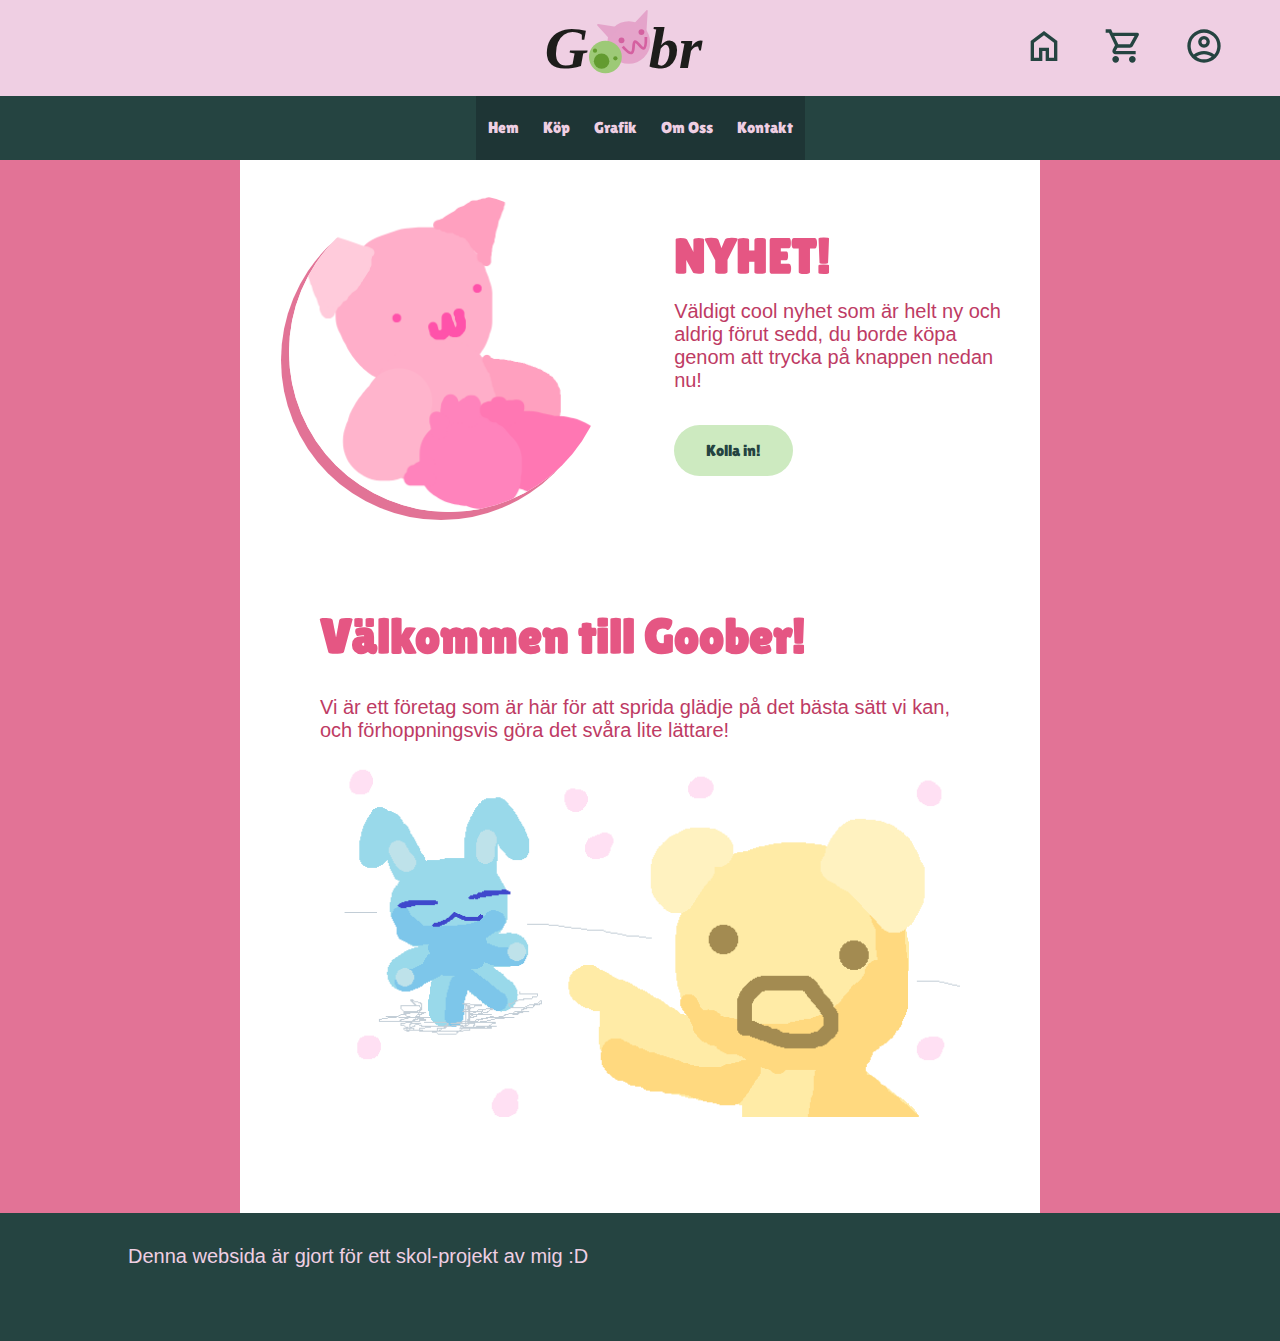
<file: index.html>
<!DOCTYPE html>
<html lang="en">
<head>
    <meta charset="UTF-8">
    <meta name="viewport" content="width=device-width, initial-scale=1.0">
    <link rel="stylesheet" href="style.css">
    <title>Goober</title>
</head>
<body>
    <main>
        <header class="TopBar">
            <div class="empty"></div>
            <img  class="logo" src="images/goobr.svg" alt="">
            <ul>
                <li><a href="index.html"><img src="images/home.svg" alt="Home"></a></li>
                <li><a href=""><img src="images/shop.svg" alt="Shop"></a></li>
                <li><a href=""><img src="images/profile.svg" alt="Profile"></a></li>
            </ul>

        </header>
        <div class="NavBar">
            <ul class="list_base list_1">
                <li> <a href="index.html">Hem</a></li>
                <li> <a href="">Köp</a></li>
                <li> <a href="grafik.html">Grafik</a></li>
                <li> <a href="omOss.html">Om Oss</a></li>
                <li> <a href="">Kontakt</a></li>
            </ul>

        </div>
        <div class="page">
            <header class="Hero">
                <img src="images/placeholderimg2.png" alt="">
                <div class="box">
                    <h1 class="Header_Text">NYHET!</h1>
                    <p>Väldigt cool nyhet som är helt ny och aldrig förut sedd, du borde köpa genom att trycka på knappen nedan nu!</p>
                    <a href="">Kolla in!</a>
                </div>
            </header>

            <div class="infopage">
                

                <div class="infoText">
                    <div class="container">
                        <h1 class="Header_Text">Välkommen till Goober!</h1>
                        <p>Vi är ett företag som är här för att sprida glädje på det bästa sätt vi kan, och förhoppningsvis göra det svåra lite lättare!</p>
                    </div>
                </div>
                <img src="images/woah.png" alt="">

            </div>

            <footer class="footer">
                <p>Denna websida är gjort för ett skol-projekt av mig :D</p>

            </footer>


        </div>
    </main>
</body>
</html>
</file>
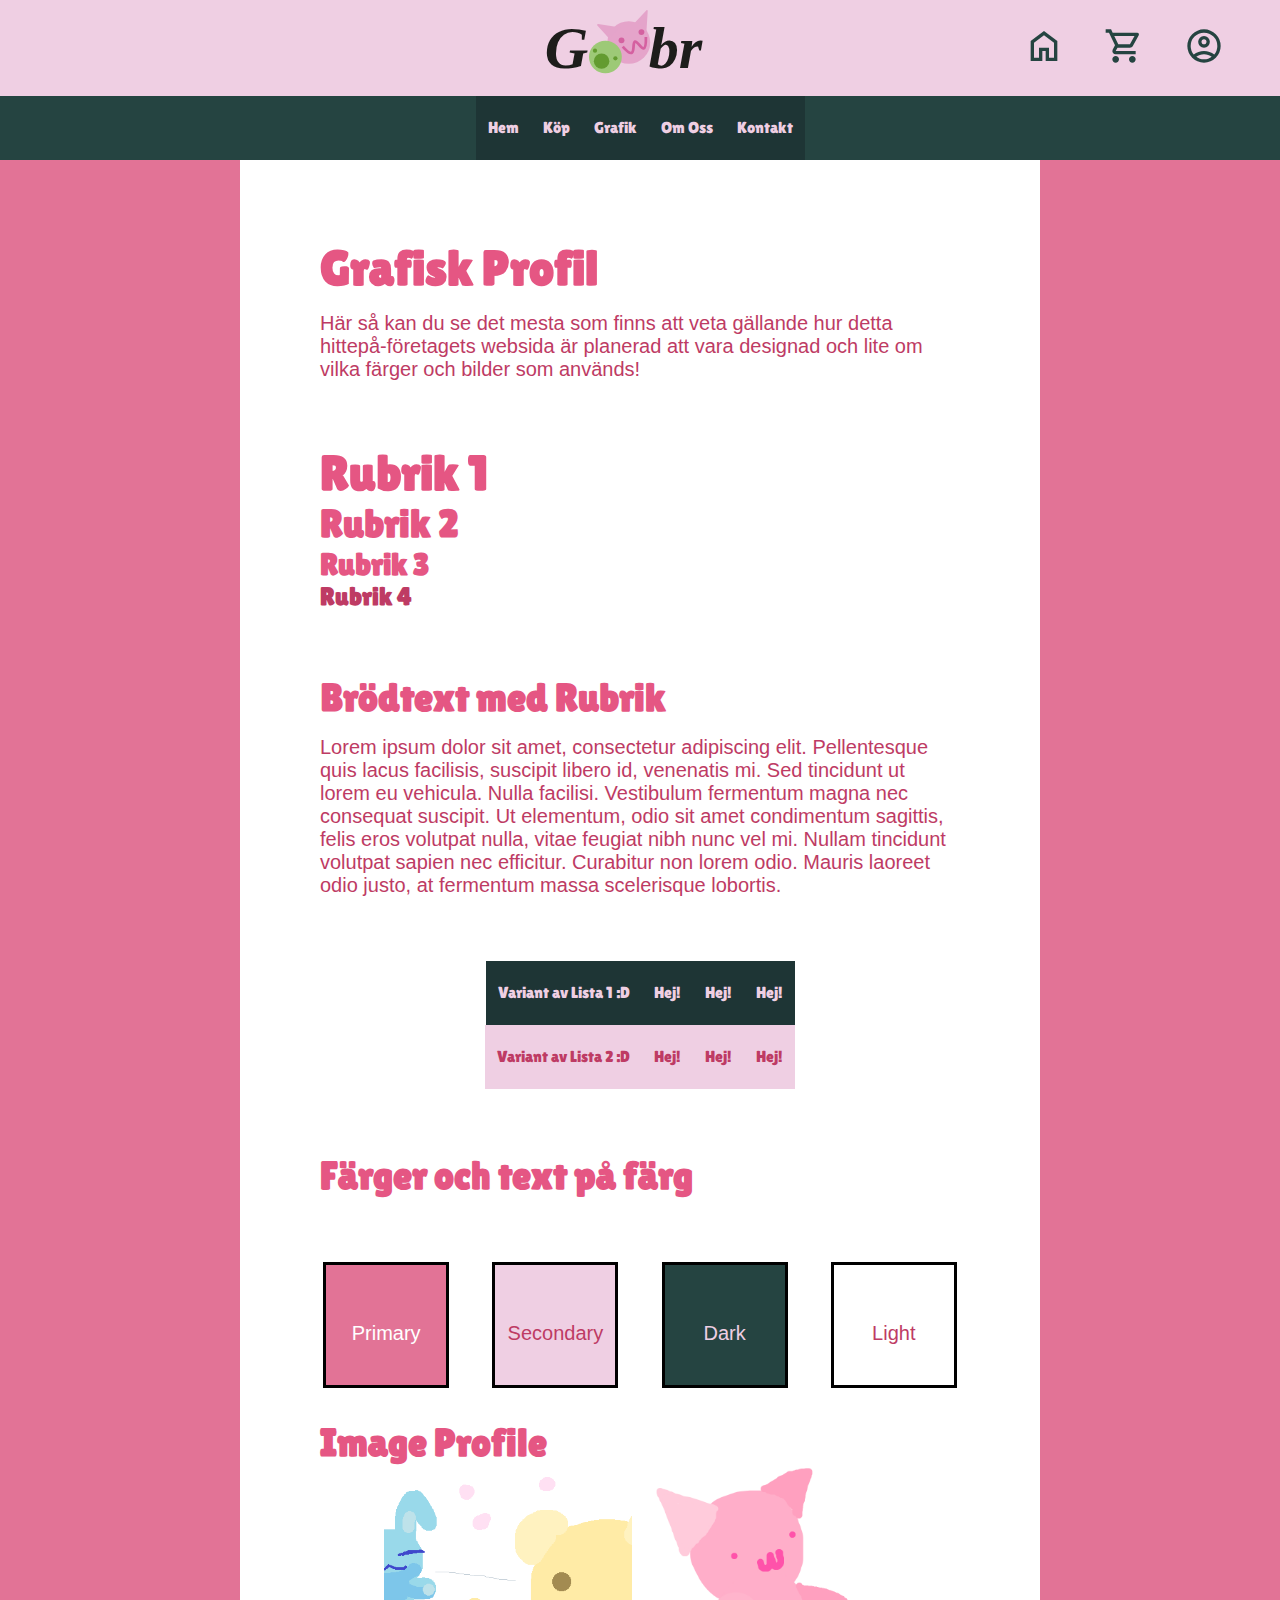
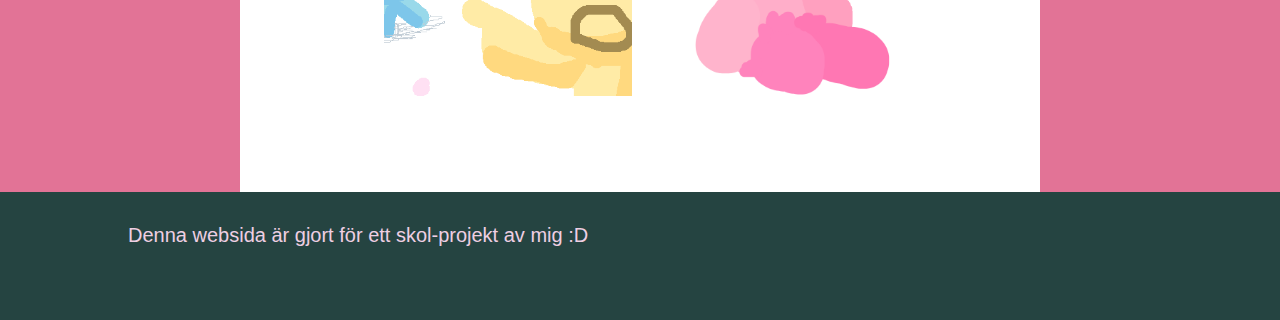
<file: grafik.html>
<!DOCTYPE html>
<html lang="en">
<head>
    <meta charset="UTF-8">
    <meta name="viewport" content="width=device-width, initial-scale=1.0">
    <link rel="stylesheet" href="style.css">
    <title>Goober</title>
</head>
<body>
    <main>
        <header class="TopBar">
            <div class="empty"></div>
            <img  class="logo" src="images/goobr.svg" alt="">
            <ul>
                <li><a href="index.html"><img src="images/home.svg" alt="Home"></a></li>
                <li><a href=""><img src="images/shop.svg" alt="Shop"></a></li>
                <li><a href=""><img src="images/profile.svg" alt="Profile"></a></li>
            </ul>

        </header>
        <div class="NavBar">
            <ul class="list_1 list_base">
                <li> <a href="index.html">Hem</a></li>
                <li> <a href="">Köp</a></li>
                <li> <a href="grafik.html">Grafik</a></li>
                <li> <a href="omOss.html">Om Oss</a></li>
                <li> <a href="">Kontakt</a></li>
            </ul>

        </div>
        <div class="page">
            <div class="profile">
                <div class="text_box">
                    <h1 class="Header_Text">Grafisk Profil</h1>
                    <p>Här så kan du se det mesta som finns att veta gällande hur detta hittepå-företagets websida är planerad att vara designad och lite om vilka färger och bilder som används!</p>
                </div>
                <div class="text_box">
                    <h1 class="Header_Text">Rubrik 1</h1>
                    <h2 class="Header_Text">Rubrik 2</h2>
                    <h3 class="Header_Text">Rubrik 3</h3>
                    <h4 class="Header_Text">Rubrik 4</h4>

                </div>
                <div class="text_box">
                    <h2 class="Header_Text"> Brödtext med Rubrik</h2>
                    <p> Lorem ipsum dolor sit amet, consectetur adipiscing elit. Pellentesque quis lacus facilisis, suscipit libero id, venenatis mi. Sed tincidunt ut lorem eu vehicula. Nulla facilisi. Vestibulum fermentum magna nec consequat suscipit. Ut elementum, odio sit amet condimentum sagittis, felis eros volutpat nulla, vitae feugiat nibh nunc vel mi. Nullam tincidunt volutpat sapien nec efficitur. Curabitur non lorem odio. Mauris laoreet odio justo, at fermentum massa scelerisque lobortis.</p>
                </div>
                <div class="text_box">
                    <ul class="list_base list_1">
                        <li><a href="">Variant av Lista 1 :D </a></li>
                        <li><a href="">Hej!</a></li>
                        <li><a href="">Hej!</a></li>
                        <li><a href="">Hej!</a></li>
                    </ul>
                    <ul class="list_base list_2">
                        <li><a href="">Variant av Lista 2 :D </a></li>
                        <li><a href="">Hej!</a></li>
                        <li><a href="">Hej!</a></li>
                        <li><a href="">Hej!</a></li>
                    </ul>
                </div>
                <div class="text_box">
                    <h2 class="Header_Text"> Färger och text på färg</h2>
                </div>
                <div class="Colors">
                    <div class="ColorBox color1">
                        <p>Primary</p>
                    </div>
                    <div class="ColorBox color2">
                        <p>Secondary</p>
                    </div>
                    <div class="ColorBox color3">
                        <p>Dark</p>
                    </div>
                    <div class="ColorBox color4">
                        <p>Light</p>
                    </div>
                </div>
                <div class="text_box">
                    <h2 class="Header_Text">Image Profile</h2>
                    <div class="image_box">
                        <img src="images/woah.png" alt="">
                        <img src="images/placeholderimg2.png" alt="">
                    </div>
                </div>
            </div>
        </div>
        <footer class="footer">
            <p>Denna websida är gjort för ett skol-projekt av mig :D</p>

        </footer>
    </main>
    
</body>
</html>
</file>
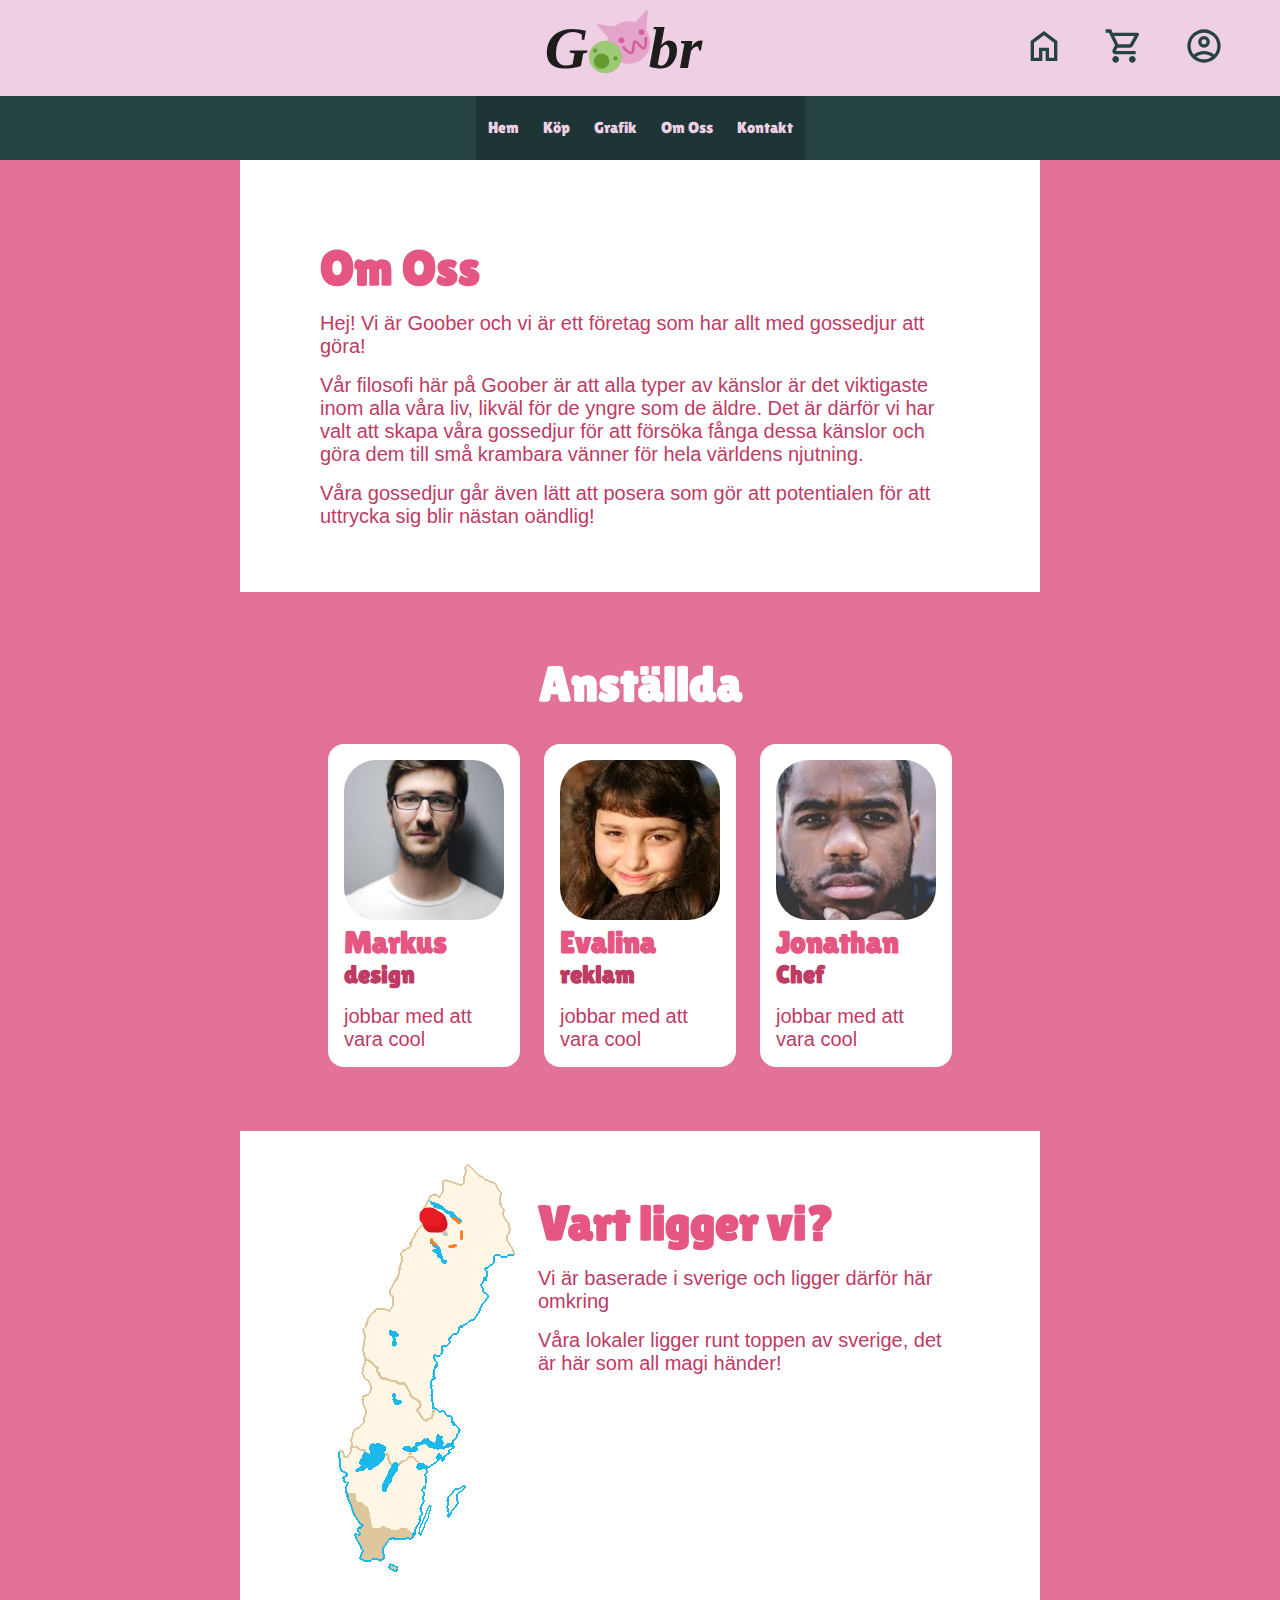
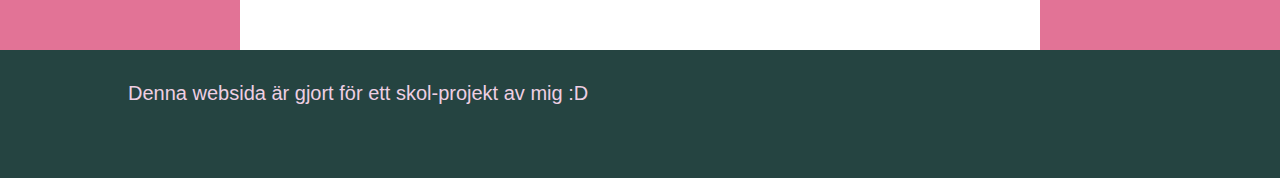
<file: omOss.html>
<!DOCTYPE html>
<html lang="en">
<head>
    <meta charset="UTF-8">
    <meta name="viewport" content="width=device-width, initial-scale=1.0">
    <link rel="stylesheet" href="style.css">
    <title>Goober</title>
</head>
<body>
    <main>
        <header class="TopBar">
            <div class="empty"></div>
            <img  class="logo" src="images/goobr.svg" alt="">
            <ul>
                <li><a href="index.html"><img src="images/home.svg" alt="Home"></a></li>
                <li><a href=""><img src="images/shop.svg" alt="Shop"></a></li>
                <li><a href=""><img src="images/profile.svg" alt="Profile"></a></li>
            </ul>

        </header>
        <div class="NavBar">
            <ul class="list_1 list_base">
                <li> <a href="index.html">Hem</a></li>
                <li> <a href="">Köp</a></li>
                <li> <a href="grafik.html">Grafik</a></li>
                <li> <a href="omOss.html">Om Oss</a></li>
                <li> <a href="">Kontakt</a></li>
            </ul>
        </div>

        <div class="page">
            <div class="profile">
                <div class="text_box">
                    <h1 class="Header_Text"> Om Oss</h1>
                    <p>Hej! Vi är Goober och vi är ett företag som har allt med gossedjur att göra!</p>
                    <p>Vår filosofi här på Goober är att alla typer av känslor är det viktigaste inom alla våra liv, likväl för de yngre som de äldre. Det är därför vi har valt att skapa våra gossedjur för att försöka fånga dessa känslor och göra dem till små krambara vänner för hela världens njutning.</p>
                    <p>Våra gossedjur går även lätt att posera som gör att potentialen för att uttrycka sig blir nästan oändlig!</p>
                </div>
                <div class="pink_box">
                    <h1 class="Header_Text white">Anställda</h1>
                    <div class="Employees">
                        <div class="Employee_card">
                            <img src="images/man.jpg" alt="">
                            <h3 class="Header_Text">Markus</h3>
                            <h4 class="Header_Text">design</h4>
                            <p>jobbar med att vara cool</p>
                        </div>
                        <div class="Employee_card">
                            <img src="images/woman2.png" alt="">
                            <h3 class="Header_Text">Evalina</h3>
                            <h4 class="Header_Text">reklam</h4>
                            <p>jobbar med att vara cool</p>
                        </div>
                        <div class="Employee_card">
                            <img src="images/man22.png" alt="">
                            <h3 class="Header_Text">Jonathan</h3>
                            <h4 class="Header_Text">Chef</h4>
                            <p>jobbar med att vara cool</p>
                        </div>
                    </div>

                </div>
                <div class="location_box">
                    <img src="images/Sweden2.png" alt="">
                    <div class="text_box adapt">
                        <h1 class="Header_Text">Vart ligger vi?</h1>
                        <p>Vi är baserade i sverige och ligger därför här omkring</p>
                        <p>Våra lokaler ligger runt toppen av sverige, det är här som all magi händer!</p>

                    </div>
                </div>
            </div>
        </div>
        <footer class="footer">
            <p>Denna websida är gjort för ett skol-projekt av mig :D</p>

        </footer>
    </main>
</body>
</html>
</file>
<file: style.css>
:root {
    --hero-height: 60vh;
    --hero-max-height: 700px;

    --tea-green: #cdeac0ff;
    --rose-pompadour: #e27396ff;
    --dark-rose: rgb(190, 59, 100);
    --header-rose: rgb(229, 86, 131);
    --amaranth-pink: #ea9ab2ff;
    --mimi-pink: #efcfe3ff;
    --dark-slate-gray: #254441ff;

    --step--2: clamp(0.7813rem, 0.7747rem + 0.0326cqi, 0.8rem);
    --step--1: clamp(0.9375rem, 0.9158rem + 0.1087cqi, 1rem);
    --step-0: clamp(1.125rem, 1.0815rem + 0.2174cqi, 1.25rem);
    --step-1: clamp(1.35rem, 1.2761rem + 0.3696cqi, 1.5625rem);
    --step-2: clamp(1.62rem, 1.5041rem + 0.5793cqi, 1.9531rem);
    --step-3: clamp(1.944rem, 1.771rem + 0.8651cqi, 2.4414rem);
    --step-4: clamp(2.3328rem, 2.0827rem + 1.2504cqi, 3.0518rem);
    --step-5: clamp(2.7994rem, 2.4462rem + 1.7658cqi, 3.8147rem);
  }
  
@font-face {
  font-family: "LilitaOne";
  src: url("./Fonts/LilitaOne-Regular.ttf");
}

* {
  margin: 0;
  padding: 0;
}

.TopBar {
  height: 6rem;
  width: 100%;
  background-color: var(--mimi-pink);
  display: flex;
  align-items: center;
  justify-content: space-between;
  position: sticky;
  top: 0;

  z-index: 10;
  
  
}

.TopBar ul {
  list-style: none;
  display: flex;
  justify-content: flex-end;
  width: 30%;
  margin-right: 1rem;
}

.TopBar ul li a img {
  color: white;
  width: 50%;
  height: 5rem;

}

.logo {
  height: 80%;
  width: 30%;
}

.empty {
  width: 30%;
}

.NavBar {
  height: 4rem;
  background-color: var(--dark-slate-gray);
  position: sticky;
  top: 6rem;
  z-index: 10;
}





.list_base {
  margin: 0;
  height: 100%;
  list-style: none;
  display: flex;
  justify-content: center;
  align-items: stretch;
}

.list_base li {
  display: flex;
  flex-direction: row;
  align-items: stretch;
}

.list_base li a {
  line-height: 4rem;
  font-size: var(--step--1);
  padding-left: 0.75rem;
  padding-right: 0.75rem;
}


.list_1 li a {

  text-align: center;
  text-decoration: none;
  
  color: var(--mimi-pink);
  font-family: "LilitaOne", sans-serif;
  background-color: rgb(30, 53, 53);
}

.list_1 li a:hover {
  color: white;
  background-color: rgb(44, 78, 78);
  padding-left: 1rem;
  padding-right: 1rem;
}




.list_2 {
  margin: 0;
  height: 100%;
  list-style: none;
  display: flex;
  justify-content: center;
  align-items: stretch;
  
}

.list_2 li {
  display: flex;
  flex-direction: row;
  align-items: stretch;
}

.list_2 li a {

  text-align: center;
  text-decoration: none;
  
  color: var(--dark-rose);
  font-family: "LilitaOne", sans-serif;
  background-color: var(--mimi-pink);
}

.list_2 li a:hover {
  color: var(--header-rose);
  background-color: white;
  padding-left: 1rem;
  padding-right: 1rem;
}



.Colors {
  display: flex;
  justify-content: space-evenly;
  width: 90%;
  margin-inline: auto;
  flex-wrap: wrap;
  margin-block: 2rem;
  row-gap: 1rem;
}

.ColorBox {
  aspect-ratio: 1/1;
  width: min(40% - 0.5rem, var(--container-max, 15ch));
  
  border-style: solid;
  display: flex;
  align-items: center;
  justify-content: center;
}

.color1 {
  background-color: var(--rose-pompadour);
}

.color1 p {
  color: white;
}

.color2 {
  background-color: var(--mimi-pink);
}

.color3 {
  background-color: var(--dark-slate-gray);
}

.color3 p {
  color: var(--mimi-pink);
}

.color4 {
  background-color: white;
}


.image_box {
  width: min(80% - 0rem, var(--container-max, 100ch));
  margin-inline: auto;
  display: flex;
  flex-wrap: wrap;
  justify-content: center;
  gap: 1rem;
}

.image_box img {
  width: min(80% - 2rem, var(--container-max, 15ch));
  height: auto;
  flex-grow: 1;
  object-fit: cover;
}


.page {
  width: 100%;
  height: 100%;
  background-color:  var(--rose-pompadour);
}

.Hero {
    display: flex;
    justify-content: space-evenly;
    align-items: center;
    flex-wrap: wrap;
    
    width: min(80% - 0rem, var(--container-max, 100ch));
    height: 100%;
    margin: auto;
    
    background-color: white;
}

.Hero img {
        margin: 2rem;
        object-fit: cover;
        width: min(60% - 1rem, var(--container-max, 40ch));
        aspect-ratio: 1/1;
        border-radius: 100%;

        box-shadow: -0.5rem 0.5rem var(--rose-pompadour);

        
}

.box {
  display: flex;
  flex-direction: column;
  justify-content: space-evenly;
  align-items: baseline;

  text-align: left;
  
  width: min(80% - 0rem, var(--container-max, 40ch));
  height: 100%;
  flex-grow: 0.2;
  margin: 1rem;
  

  
}
.box a {
  background-color: var(--tea-green);
  margin-top: 10%;

  text-decoration: none;
  font-family: "LilitaOne", sans-serif;
  color: var(--dark-slate-gray);

  padding: 1rem;
  padding-left: 2rem;
  padding-right: 2rem;
  border-radius: 10rem;
}

.box a:hover {
  background-color: rgb(198, 255, 172);

}

.Header_Text {
  font-family: "LilitaOne", sans-serif;
  
  
}
h1 {
  font-size: var(--step-4);
  color: var(--header-rose);
}
h2 {
  font-size: var(--step-3);
  color: var(--header-rose);
}
h3 {
  font-size: var(--step-2);
  color: var(--header-rose);
}
h4 {
  font-size: var(--step-1);
  color: var(--dark-rose);
}
p {
  font-family: Arial, Helvetica, sans-serif;
  color: var(--dark-rose);
  margin-top: 1rem;
  font-size: var(--step-0);
}




.infopage {
  width: min(80% - 0rem, var(--container-max, 100ch));
  margin-inline: auto;
  padding-top: 4rem;
  padding-bottom: 6rem;
  background-color: white;
  display: flex;
  flex-direction: column;
  align-items: center;

}

.infopage img {
  width: inherit;
  margin-top: 1rem;
}


.infoText {
  display: flex;
  width: 100%;
  z-index: 3;
}

.infoText .container {
  width: min(80% - 0rem, var(--container-max, 100ch));
  height: 70%;
  margin: auto;
}

.infoText p {
  margin-top: 2rem;
}
  






.profile {
  background-color: white;
  width: min(80% - 0rem, var(--container-max, 100ch));
  padding-top: 3rem;
  padding-bottom: 2rem;

  margin-inline: auto;
}

.header_box {
  width: 80%;
  margin-inline: auto;
}

.text_box {
  margin-top: 2rem;
  margin-bottom: 4rem;
  width: 80%;
  margin-inline: auto;
}




.pink_box {
  background-color: var(--rose-pompadour);
  padding-top: 4rem;
  padding-bottom: 4rem;
}

.white {
  color: white;
  text-align: center;
  margin-bottom: 2rem;
}

.Employees {
  margin-inline: auto;
  display: flex;
  flex-wrap: wrap;
  width: min(80% - 0rem, var(--container-max, 100ch));
  justify-content: center;
  gap: 1.5rem;
  row-gap: 2rem;
}

.Employee_card {
  width: 25%;
  padding: 1rem;
  background-color: white;
  border-radius: 1rem;

  width: min(80% - 0rem, var(--container-max, 20ch));
  
}

.Employee_card img {
  aspect-ratio: 1/1;
  object-fit: cover;
  width: 100%;
  border-radius: 2rem;
}


.location_box {
  display: flex;
  flex-wrap: wrap;
  margin-top: 2rem;
  margin-bottom: 2rem;
  width: min(90% - 0rem, var(--container-max, 80ch));
  margin-inline: auto;

  justify-content: space-around;
}

.location_box img {
  width: min(65% - 0rem, var(--container-max, 25ch));
}

.adapt {
  width: min(50% - 0rem, var(--container-max, 80ch));
  flex-grow: 0.7;
}


.footer {
  width: 100%;
  height: 8rem;
  background-color: var(--dark-slate-gray);
  display: flex;
  justify-content: center;
}

.footer p{
  width: min(80% - 0rem, var(--container-max, 125ch));
  color: var(--mimi-pink);
  font-family: Arial, Helvetica, sans-serif;
  margin-top: 2rem;
}



@media screen and (max-width: 600px) {
  .empty {
    display: none;
  }
  .TopBar img {
    margin-left: 1rem;
    width: 40%;
  }
  .TopBar {
    height: 4rem;
  }
  .TopBar ul {
    list-style: none;
    display: flex;
    justify-content: flex-end;
    width: 40%;
    margin-right: 1rem;
  }

  .NavBar {
    top: 4rem;
    height: 3rem;
  }

  .NavBar ul li a {
    line-height: 3rem;
  }
}
</file>
